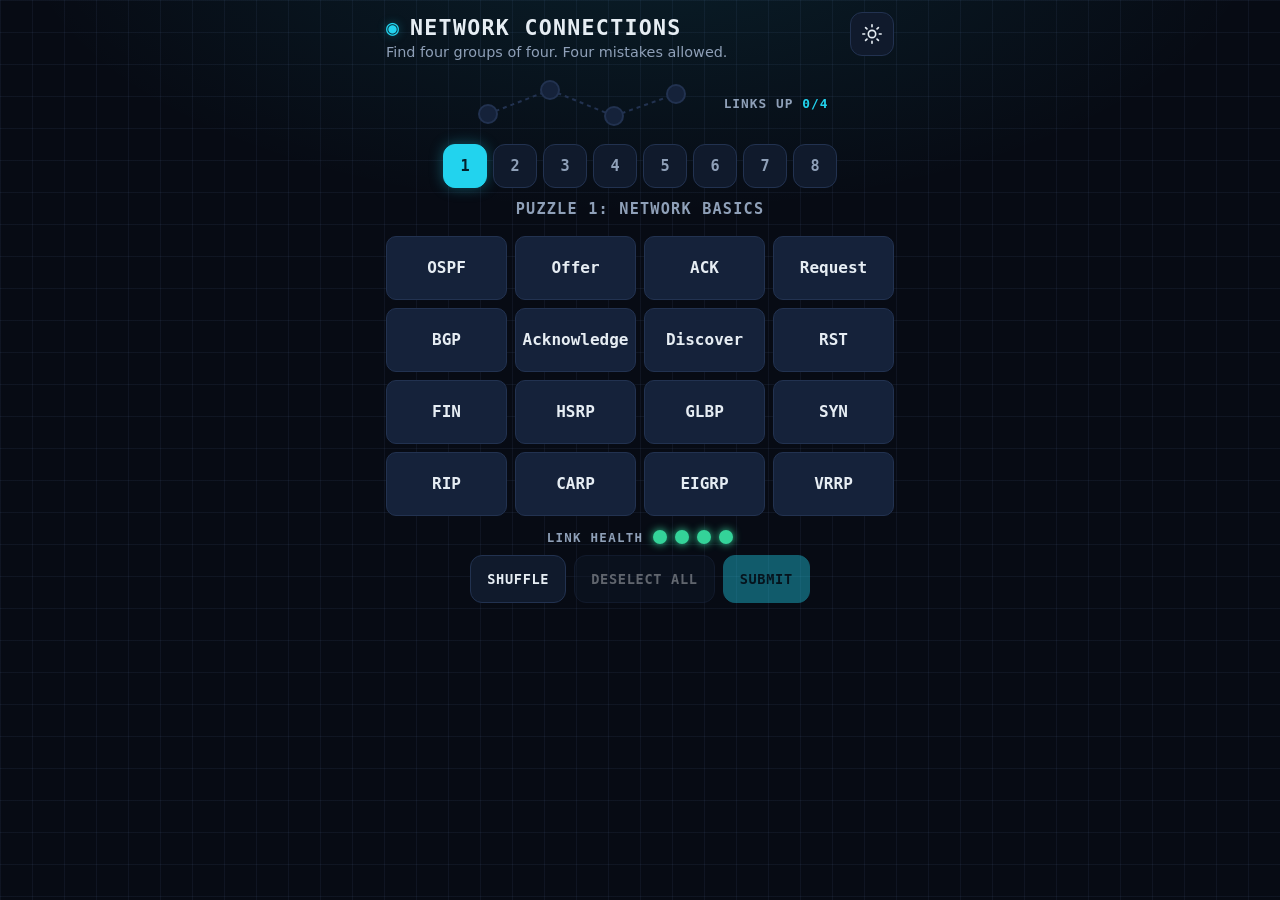
<file: index.html>
<!doctype html>
<html lang="en">
<head>
  <meta charset="utf-8">
  <meta name="viewport" content="width=device-width, initial-scale=1">
  <meta name="color-scheme" content="dark light">
  <meta name="theme-color" content="#070b14">
  <title>Network Connections</title>
  <link rel="icon" href="data:image/svg+xml,%3Csvg xmlns=%27http://www.w3.org/2000/svg%27 viewBox=%270 0 16 16%27%3E%3Crect width=%278%27 height=%278%27 fill=%27%23f9df6d%27/%3E%3Crect x=%278%27 width=%278%27 height=%278%27 fill=%27%23a0c35a%27/%3E%3Crect y=%278%27 width=%278%27 height=%278%27 fill=%27%23b0c4ef%27/%3E%3Crect x=%278%27 y=%278%27 width=%278%27 height=%278%27 fill=%27%23ba81c5%27/%3E%3C/svg%3E">
  <link rel="stylesheet" href="style.css">
</head>
<body>
  <main>
    <header class="hdr">
      <div>
        <h1>Network Connections</h1>
        <p class="goal">Find four groups of four. Four mistakes allowed.</p>
      </div>
      <button id="theme" class="icon-btn" type="button" aria-label="Switch to light theme"></button>
    </header>

    <div class="topo">
      <svg id="topo" viewBox="0 0 260 64" role="img" aria-label="Four links, one per group. A link lights up when its group is found."></svg>
      <p id="links" class="links">LINKS UP <b>0/4</b></p>
    </div>

    <nav id="picker" class="picker" aria-label="Puzzles"></nav>
    <h2 id="p-title"></h2>

    <div id="solved" class="solved"></div>
    <div id="grid" class="grid" role="group" aria-label="Tiles. Pick four that belong together."></div>

    <p class="lives">Link health <span id="dots" class="dots" aria-hidden="true"></span><span id="lives-text" class="sr"></span></p>
    <div class="buttons">
      <button id="shuffle">Shuffle</button>
      <button id="deselect">Deselect all</button>
      <button id="submit" class="primary" disabled>Submit</button>
    </div>
    <p id="msg" class="msg" role="status" aria-live="polite"></p>

    <section id="result" class="result" hidden aria-labelledby="r-title">
      <h3 id="r-title"></h3>
      <ul id="r-why" class="why"></ul>
      <pre id="r-share" class="share"></pre>
      <div class="buttons">
        <button id="copy">Copy result</button>
        <button id="next" class="primary">Next puzzle</button>
      </div>
      <p id="copy-note" class="note" role="status" aria-live="polite"></p>
    </section>
  </main>
  <script type="module" src="js/game.js"></script>
</body>
</html>
</file>
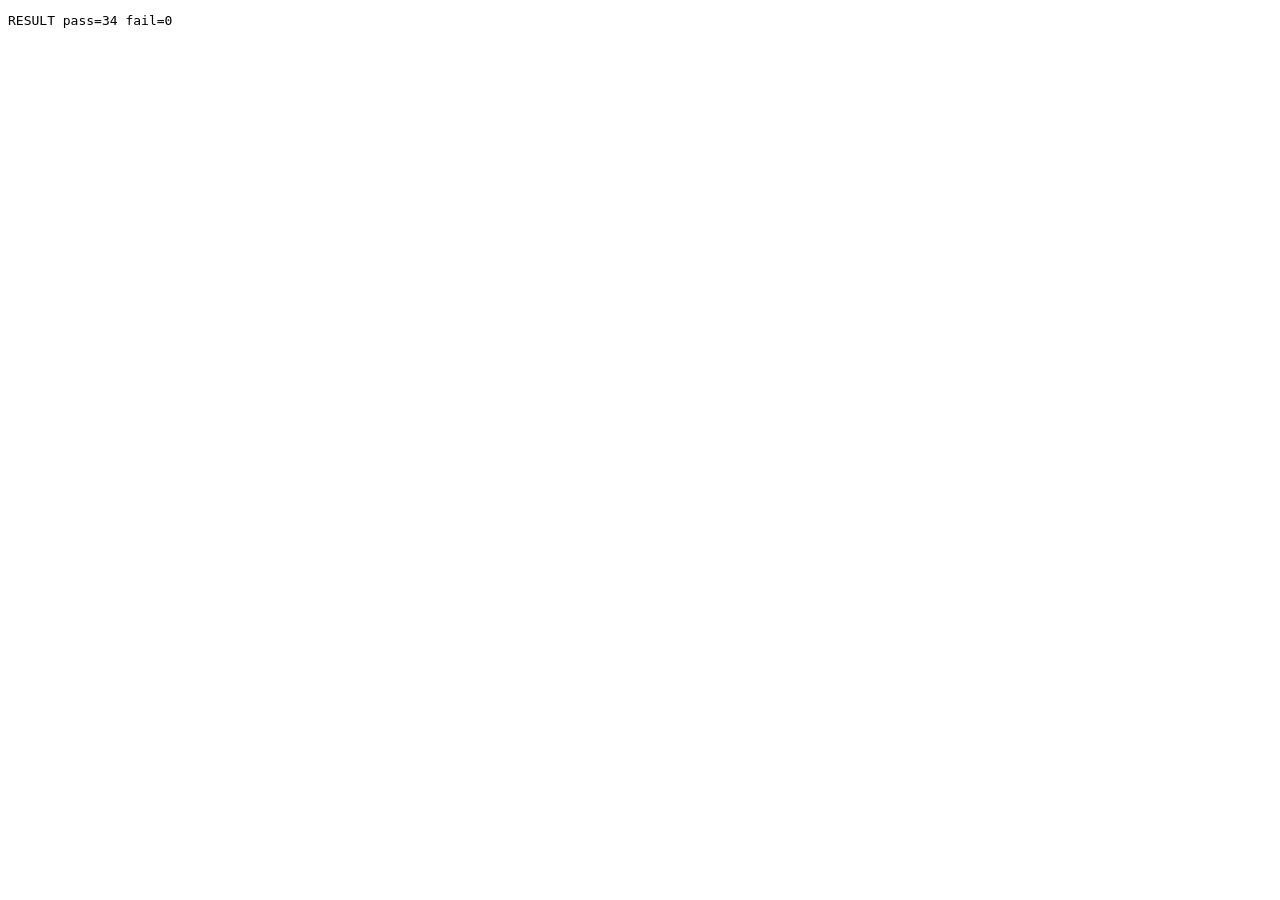
<file: tests/index.html>
<!doctype html><meta charset="utf-8"><title>tests</title><pre id="out">running</pre>
<script type="module">
import * as C from '../js/connections-core.js';
import { ICONS } from '../js/icons.js';
const results = []; let pass = 0, fail = 0;
function t(name, fn) { try { fn(); pass++; } catch (e) { fail++; results.push('FAIL ' + name + ': ' + e.message); } }
function eq(a, b) { if (JSON.stringify(a) !== JSON.stringify(b)) throw new Error(`expected ${JSON.stringify(b)}, got ${JSON.stringify(a)}`); }

const { puzzles } = await (await fetch('../data/puzzles.json')).json();
const P = puzzles[0];                                  // Network Basics
const pick = (g, gi) => P.groups[gi].items.forEach((it) => C.toggle(g, it));
const game = (seed = 1) => C.newGame(P, C.rng(seed));

// ---- shipped puzzles ----
t('eight puzzles ship, ids 1..8 in order', () => { eq(puzzles.length, 8); eq(puzzles.map((p) => p.id), [1, 2, 3, 4, 5, 6, 7, 8]); });
puzzles.forEach((p) => t(`puzzle ${p.id} "${p.title}" is valid`, () => { const e = C.validatePuzzle(p); if (e.length) throw new Error(e.join('; ')); }));
t('puzzle titles are unique', () => eq(new Set(puzzles.map((p) => p.title)).size, 8));
t('no item is blank, and every why is a sentence', () => puzzles.forEach((p) => p.groups.forEach((g) => { if (g.why.length < 15) throw new Error(g.name); })));

t('every group has a known icon', () => puzzles.forEach((p) => p.groups.forEach((g) => { if (!ICONS[g.icon]) throw new Error(`${p.title} / ${g.name}: icon "${g.icon}"`); })));
t('icon markup is plain svg shapes only (no scripts or handlers)', () => Object.entries(ICONS).forEach(([k, v]) => { if (/script|on\w+=|<a |href/i.test(v)) throw new Error(k); }));

// ---- validator rejects bad data ----
const clone = () => JSON.parse(JSON.stringify(P));
t('validator: three groups', () => { const p = clone(); p.groups.pop(); if (!C.validatePuzzle(p).length) throw new Error('accepted'); });
t('validator: duplicate item across groups', () => { const p = clone(); p.groups[1].items[0] = p.groups[0].items[0]; if (!C.validatePuzzle(p).some((e) => e.includes('appears in'))) throw new Error('missed'); });
t('validator: duplicate differing only by case', () => { const p = clone(); p.groups[1].items[0] = p.groups[0].items[0].toLowerCase(); if (!C.validatePuzzle(p).length) throw new Error('missed'); });
t('validator: group with 3 items', () => { const p = clone(); p.groups[2].items.pop(); if (!C.validatePuzzle(p).length) throw new Error('missed'); });
t('validator: icon must be a string when present', () => { const p = clone(); p.groups[0].icon = 5; if (!C.validatePuzzle(p).length) throw new Error('missed'); });
t('validator: missing why or name', () => { const p = clone(); p.groups[0].why = ''; p.groups[1].name = ' '; eq(C.validatePuzzle(p).length, 2); });
t('newGame refuses an invalid puzzle', () => { const p = clone(); p.groups.pop(); let threw = false; try { C.newGame(p); } catch { threw = true; } eq(threw, true); });

// ---- rules ----
t('new game: 16 distinct tiles, nothing selected, 4 mistakes left', () => { const g = game(); eq(g.tiles.length, 16); eq(new Set(g.tiles).size, 16); eq(g.selected, []); eq(C.mistakesLeft(g), 4); });
t('shuffle with the same seed is reproducible, with another seed differs', () => { eq(game(3).tiles, game(3).tiles); if (JSON.stringify(game(3).tiles) === JSON.stringify(game(4).tiles)) throw new Error('same order'); });
t('toggle selects, deselects, and caps at four', () => {
  const g = game(); const [a, b, c, d, e] = g.tiles;
  [a, b, c, d].forEach((x) => eq(C.toggle(g, x), true)); eq(g.selected.length, 4);
  eq(C.toggle(g, e), false); eq(g.selected.length, 4);
  eq(C.toggle(g, a), true); eq(g.selected.length, 3);
  eq(C.toggle(g, 'not a tile'), false);
});
t('submit with fewer than four is incomplete and free', () => { const g = game(); C.toggle(g, g.tiles[0]); eq(C.submit(g).type, 'incomplete'); eq(g.mistakes, 0); });
t('a correct group is solved, removed and clears the selection', () => {
  const g = game(); pick(g, 0); const r = C.submit(g);
  eq(r, { type: 'correct', group: 0 }); eq(g.tiles.length, 12); eq(g.selected, []); eq(g.solved, [0]); eq(g.mistakes, 0);
  P.groups[0].items.forEach((it) => { if (g.tiles.includes(it)) throw new Error('still in play'); });
});
t('a 2+2 guess is a plain mistake', () => {
  const g = game(); [...P.groups[0].items.slice(0, 2), ...P.groups[1].items.slice(0, 2)].forEach((it) => C.toggle(g, it));
  eq(C.submit(g).type, 'wrong'); eq(g.mistakes, 1); eq(g.msg, 'Not quite.'); eq(g.selected.length, 4);
});
t('a 3+1 guess says one away', () => {
  const g = game(); [...P.groups[2].items.slice(0, 3), P.groups[3].items[0]].forEach((it) => C.toggle(g, it));
  eq(C.submit(g).type, 'one-away'); eq(g.msg, 'One away!'); eq(g.mistakes, 1);
});
t('a 1+1+1+1 guess is a plain mistake, not one away', () => {
  const g = game(); P.groups.forEach((gr) => C.toggle(g, gr.items[0])); eq(C.submit(g).type, 'wrong');
});
t('repeating a guess is free', () => {
  const g = game(); const set = [...P.groups[0].items.slice(0, 2), ...P.groups[1].items.slice(0, 2)];
  set.forEach((it) => C.toggle(g, it)); C.submit(g);
  C.deselectAll(g); set.slice().reverse().forEach((it) => C.toggle(g, it));
  eq(C.submit(g).type, 'duplicate'); eq(g.mistakes, 1);
});
t('four mistakes lose and reveal the unsolved groups in order', () => {
  const g = game(); pick(g, 1); C.submit(g);
  const bad = [[0, 2], [0, 3], [2, 3], [0, 2, 3]];
  const tries = [[P.groups[0].items[0], P.groups[0].items[1], P.groups[2].items[0], P.groups[2].items[1]],
                 [P.groups[0].items[0], P.groups[0].items[1], P.groups[3].items[0], P.groups[3].items[1]],
                 [P.groups[2].items[0], P.groups[2].items[1], P.groups[3].items[0], P.groups[3].items[1]],
                 [P.groups[0].items[2], P.groups[0].items[3], P.groups[2].items[2], P.groups[2].items[3]]];
  tries.forEach((s) => { C.deselectAll(g); s.forEach((it) => C.toggle(g, it)); C.submit(g); });
  eq(g.lost, true); eq(g.won, false); eq(g.mistakes, 4); eq(g.revealed, [0, 2, 3]);
  eq(C.toggle(g, g.tiles[0]), false); eq(C.submit(g).type, 'over');
});
t('solving all four wins, any order', () => { const g = game(7); [3, 1, 0, 2].forEach((gi) => { pick(g, gi); C.submit(g); }); eq(g.won, true); eq(g.tiles.length, 0); eq(g.solved, [3, 1, 0, 2]); });
t('shuffle keeps the same tiles and the selection', () => {
  const g = game(); C.toggle(g, g.tiles[0]); const sel = g.selected.slice(); const before = g.tiles.slice().sort();
  C.shuffle(g); eq(g.tiles.slice().sort(), before); eq(g.selected, sel);
});
t('shareText: one row of four squares per guess, header and outcome', () => {
  const g = game(); pick(g, 0); C.submit(g);
  [...P.groups[1].items.slice(0, 3), P.groups[2].items[0]].forEach((it) => C.toggle(g, it)); C.submit(g);
  const lines = C.shareText(g).split('\n');
  eq(lines[0], 'Network Connections #1 Network Basics'); eq(lines[1], 'Not solved');
  eq(lines[2], '\u{1F7E8}'.repeat(4)); eq(lines[3], '\u{1F7E9}'.repeat(3) + '\u{1F7E6}'); eq(lines.length, 4);
  [1, 2, 3].forEach((gi) => { C.deselectAll(g); pick(g, gi); C.submit(g); });
  eq(C.shareText(g).split('\n')[1], 'Solved with 1 mistake');
});
t('every puzzle can be solved through the engine', () => puzzles.forEach((p) => {
  const g = C.newGame(p, C.rng(p.id)); p.groups.forEach((gr) => { gr.items.forEach((it) => C.toggle(g, it)); eq(C.submit(g).type, 'correct'); });
  eq(g.won, true);
}));

document.getElementById('out').textContent = `RESULT pass=${pass} fail=${fail}\n` + results.join('\n');
</script>
</file>
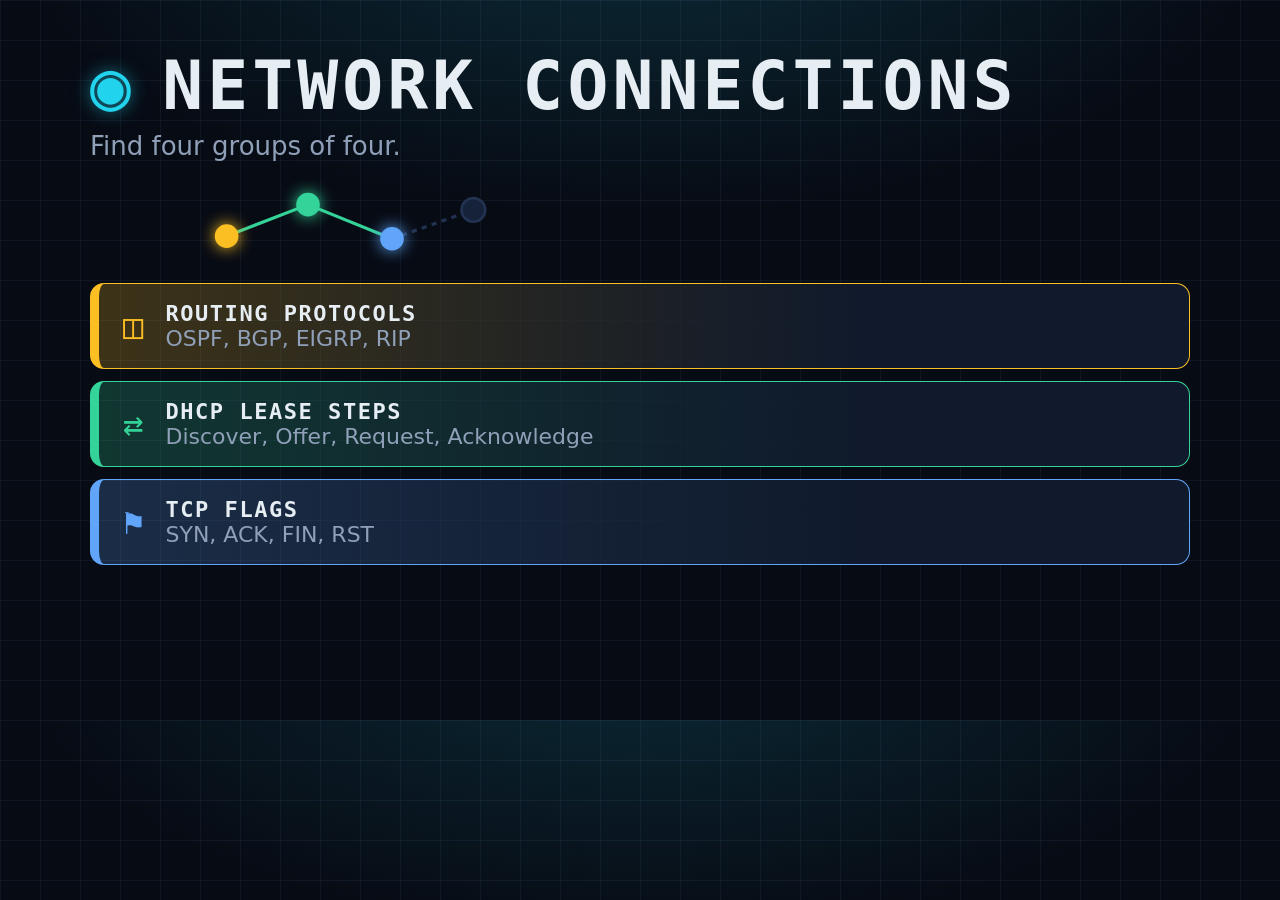
<file: assets/src/card.html>
<!doctype html><meta charset="utf-8">
<style>
html,body{margin:0;width:1280px;height:720px;overflow:hidden;font-family:ui-monospace,"SF Mono",Menlo,monospace;color:#e6edf3;
background:radial-gradient(900px 420px at 50% -80px,rgba(34,211,238,.16),transparent 70%),linear-gradient(rgba(120,160,220,.08) 1px,transparent 1px) 0 0/40px 40px,linear-gradient(90deg,rgba(120,160,220,.08) 1px,transparent 1px) 0 0/40px 40px,#070b14}
.wrap{padding:46px 90px}
h1{font-size:68px;margin:0;letter-spacing:.06em;text-transform:uppercase;font-weight:800}h1:before{content:"\25C9";color:#22d3ee;margin-right:.4em;text-shadow:0 0 18px rgba(34,211,238,.6)}
.sub{font:26px system-ui;color:#8fa0b8;margin:6px 0 20px}
svg{display:block;margin:0 0 18px}
.b{display:flex;align-items:center;gap:22px;height:84px;border-radius:14px;border:1.5px solid;border-left-width:9px;margin-bottom:12px;padding:0 24px;background:linear-gradient(90deg,var(--t),#101a2c 70%)}
.b i{font-size:34px;font-style:normal}.b strong{display:block;font-size:22px;letter-spacing:.07em;text-transform:uppercase}.b span{font:22px system-ui;color:#8fa0b8}
</style>
<div class="wrap"><h1>Network Connections</h1><div class="sub">Find four groups of four.</div>
<svg width="520" height="84" viewBox="0 0 260 64"><g stroke-width="2.4"><line x1="36" y1="42" x2="98" y2="18" stroke="#34d399"/><line x1="98" y1="18" x2="162" y2="44" stroke="#34d399"/><line x1="162" y1="44" x2="224" y2="22" stroke="#223250" stroke-dasharray="4 4"/></g>
<circle cx="36" cy="42" r="9" fill="#fbbf24" style="filter:drop-shadow(0 0 6px #fbbf24)"/><circle cx="98" cy="18" r="9" fill="#34d399" style="filter:drop-shadow(0 0 6px #34d399)"/><circle cx="162" cy="44" r="9" fill="#60a5fa" style="filter:drop-shadow(0 0 6px #60a5fa)"/><circle cx="224" cy="22" r="9" fill="#15223a" stroke="#223250" stroke-width="2"/></svg>
<div class="b" style="border-color:#fbbf24;--t:rgba(251,191,36,.22);color:#fbbf24"><i>&#9707;</i><div><strong style="color:#e6edf3">Routing protocols</strong><span>OSPF, BGP, EIGRP, RIP</span></div></div>
<div class="b" style="border-color:#34d399;--t:rgba(52,211,153,.22);color:#34d399"><i>&#8644;</i><div><strong style="color:#e6edf3">DHCP lease steps</strong><span>Discover, Offer, Request, Acknowledge</span></div></div>
<div class="b" style="border-color:#60a5fa;--t:rgba(96,165,250,.22);color:#60a5fa"><i>&#9873;</i><div><strong style="color:#e6edf3">TCP flags</strong><span>SYN, ACK, FIN, RST</span></div></div></div>
</file>
<file: style.css>
:root {
  --bg: #070b14; --panel: #101a2c; --panel2: #15223a; --line: #223250; --ink: #e6edf3; --muted: #8fa0b8;
  --accent: #22d3ee; --accent-ink: #04202a; --danger: #fb7185; --warn: #fbbf24; --ok: #34d399;
  --c0: #fbbf24; --c1: #34d399; --c2: #60a5fa; --c3: #a78bfa;
  --grid: rgba(120, 160, 220, .07); --glow: rgba(34, 211, 238, .35); --glow-top: rgba(34, 211, 238, .10);
  --mono: ui-monospace, "SF Mono", "JetBrains Mono", Menlo, Consolas, monospace; --sans: system-ui, -apple-system, "Segoe UI", sans-serif;
  color-scheme: dark;
}
:root[data-theme="light"] {
  --bg: #eef3f9; --panel: #ffffff; --panel2: #f1f5fb; --line: #cbd7e8; --ink: #0b1b33; --muted: #4d5f7a;
  --accent: #0e7490; --accent-ink: #ffffff; --danger: #be123c; --warn: #b45309; --ok: #047857;
  --grid: rgba(30, 60, 110, .06); --glow: rgba(14, 116, 144, .30); --glow-top: rgba(14, 116, 144, .08);
  color-scheme: light;
}
* { box-sizing: border-box; }
html { -webkit-text-size-adjust: 100%; }
body { margin: 0; color: var(--ink); font: 16px/1.4 var(--sans); min-height: 100vh;
  background: radial-gradient(900px 420px at 50% -80px, var(--glow-top), transparent 70%),
    linear-gradient(var(--grid) 1px, transparent 1px) 0 0 / 32px 32px, linear-gradient(90deg, var(--grid) 1px, transparent 1px) 0 0 / 32px 32px, var(--bg); }
main { max-width: 540px; margin: 0 auto; padding: 12px 16px 40px; }
button { font: inherit; color: var(--ink); touch-action: manipulation; }
button:focus-visible { outline: 3px solid var(--accent); outline-offset: 2px; }

/* header */
.hdr { display: flex; align-items: flex-start; justify-content: space-between; gap: 10px; }
h1 { margin: 4px 0 2px; font: 800 1.35rem/1.1 var(--mono); letter-spacing: .06em; text-transform: uppercase; }
h1::before { content: "\25C9"; margin-right: .45em; color: var(--accent); text-shadow: 0 0 10px var(--glow); }
.goal { margin: 0; color: var(--muted); font-size: .9rem; }
.icon-btn { flex: 0 0 auto; width: 44px; height: 44px; border-radius: 12px; border: 1px solid var(--line); background: var(--panel); cursor: pointer; display: grid; place-items: center; }
.icon-btn:hover { border-color: var(--accent); }
.icon-btn svg { width: 22px; height: 22px; fill: none; stroke: currentColor; stroke-width: 1.8; stroke-linecap: round; stroke-linejoin: round; }

/* topology */
.topo { display: flex; align-items: center; justify-content: center; gap: 12px; margin: 10px 0 4px; }
#topo { width: min(260px, 62vw); height: auto; overflow: visible; }
.link { stroke: var(--line); stroke-width: 2; stroke-dasharray: 4 4; transition: stroke .3s; }
.link.up { stroke: var(--ok); stroke-dasharray: none; filter: drop-shadow(0 0 3px var(--ok)); }
.node { fill: var(--panel2); stroke: var(--line); stroke-width: 2; transition: fill .3s, stroke .3s; }
.node.up { stroke: none; filter: drop-shadow(0 0 6px currentColor); }
.n0.up { fill: var(--c0); color: var(--c0); } .n1.up { fill: var(--c1); color: var(--c1); } .n2.up { fill: var(--c2); color: var(--c2); } .n3.up { fill: var(--c3); color: var(--c3); }
.ring { fill: none; stroke: currentColor; stroke-width: 2; opacity: 0; transform-box: fill-box; transform-origin: center; }
.links { margin: 0; font: 700 .8rem var(--mono); letter-spacing: .08em; color: var(--muted); white-space: nowrap; }
.links b { color: var(--accent); }

/* picker */
.picker { display: flex; flex-wrap: wrap; gap: 6px; justify-content: center; margin-top: 8px; }
.pill { min-width: 44px; min-height: 44px; padding: 4px 10px; border-radius: 12px; border: 1px solid var(--line); background: var(--panel); color: var(--muted); font: 700 .95rem var(--mono); cursor: pointer; }
.pill:hover { border-color: var(--accent); color: var(--ink); }
.pill[aria-current="true"] { color: var(--accent-ink); background: var(--accent); border-color: var(--accent); box-shadow: 0 0 14px var(--glow); }
.pill .mark { margin-left: 3px; }
h2 { font: 700 .95rem var(--mono); letter-spacing: .08em; text-transform: uppercase; text-align: center; margin: 12px 0 10px; color: var(--muted); }

/* solved banners */
.solved { display: grid; gap: 8px; margin-bottom: 8px; }
.banner { --c: var(--c0); display: grid; grid-template-columns: auto 1fr; gap: 12px; align-items: center; text-align: left; min-height: 64px; padding: 10px 14px;
  border-radius: 10px; border: 1px solid var(--c); border-left: 6px solid var(--c);
  background: linear-gradient(90deg, color-mix(in srgb, var(--c) 22%, var(--panel)), var(--panel) 70%); box-shadow: 0 0 18px color-mix(in srgb, var(--c) 28%, transparent); }
.banner.yellow, .swatch.yellow { --c: var(--c0); } .banner.green, .swatch.green { --c: var(--c1); }
.banner.blue, .swatch.blue { --c: var(--c2); } .banner.purple, .swatch.purple { --c: var(--c3); }
.banner .ico { width: 30px; height: 30px; color: var(--c); fill: none; stroke: currentColor; stroke-width: 1.8; stroke-linecap: round; stroke-linejoin: round; filter: drop-shadow(0 0 5px var(--c)); }
.banner strong { display: block; font: 800 .85rem var(--mono); letter-spacing: .06em; text-transform: uppercase; color: var(--ink); }
.banner span { font-size: .92rem; color: var(--muted); }
.banner.missed { border-style: dashed; box-shadow: none; opacity: .92; }

/* tiles */
.grid { display: grid; grid-template-columns: repeat(4, minmax(0, 1fr)); gap: 8px; position: relative; }
.tile { min-height: 64px; padding: 6px 2px; border-radius: 10px; border: 1px solid var(--line); background: var(--panel2); color: var(--ink);
  font: 650 clamp(.78rem, 3.5vw, 1rem)/1.15 var(--sans); overflow-wrap: normal; word-break: normal; cursor: pointer; }
.tile.single { white-space: nowrap; }
@media (min-width: 480px) { .tile { font-family: var(--mono); font-weight: 700; } }
.tile:hover:not(:disabled) { border-color: var(--accent); }
.tile[aria-pressed="true"] { border-color: var(--accent); background: color-mix(in srgb, var(--accent) 18%, var(--panel2)); box-shadow: 0 0 0 1px var(--accent), 0 0 16px var(--glow); transform: translateY(-2px); }
.tile:disabled { cursor: default; }
.bad .tile[aria-pressed="true"] { border-color: var(--danger); box-shadow: 0 0 0 1px var(--danger), 0 0 16px color-mix(in srgb, var(--danger) 45%, transparent); background: color-mix(in srgb, var(--danger) 16%, var(--panel2)); }

/* link health */
.lives { display: flex; gap: 10px; align-items: center; justify-content: center; margin: 14px 0 10px; color: var(--muted); font: 700 .78rem var(--mono); letter-spacing: .1em; text-transform: uppercase; }
.dots { display: inline-flex; gap: 8px; }
.dot { width: 14px; height: 14px; border-radius: 50%; background: var(--ok); box-shadow: 0 0 8px var(--ok); transition: background .2s, box-shadow .2s; }
.dot.used { background: var(--danger); box-shadow: 0 0 10px var(--danger); }
.sr { position: absolute; width: 1px; height: 1px; overflow: hidden; clip: rect(0 0 0 0); white-space: nowrap; }

/* buttons and messages */
.buttons { display: flex; gap: 8px; justify-content: center; flex-wrap: wrap; }
.buttons button { min-height: 48px; padding: 8px 16px; border-radius: 12px; border: 1px solid var(--line); background: var(--panel); cursor: pointer; font: 700 .85rem var(--mono); letter-spacing: .05em; text-transform: uppercase; }
.buttons button:hover:not(:disabled) { border-color: var(--accent); }
.buttons button.primary { background: var(--accent); color: var(--accent-ink); border-color: var(--accent); box-shadow: 0 0 16px var(--glow); }
.buttons button:disabled { opacity: .4; cursor: not-allowed; box-shadow: none; }
.msg { min-height: 1.7em; text-align: center; font: 600 .95rem var(--mono); margin: 12px 0; color: var(--ink); }
.msg:not(:empty)::before { content: "> "; color: var(--accent); }

/* result */
.result { border: 1px solid var(--line); border-radius: 12px; padding: 12px 14px; margin-top: 10px; background: var(--panel); }
.result::before { content: "SESSION REPORT"; display: block; font: 700 .7rem var(--mono); letter-spacing: .14em; color: var(--accent); margin-bottom: 4px; }
.result h3 { margin: 0 0 8px; font-size: 1.15rem; }
.why { list-style: none; padding: 0; margin: 0 0 10px; display: grid; gap: 7px; font-size: .92rem; color: var(--muted); }
.why li { display: flex; gap: 9px; align-items: flex-start; }
.swatch { flex: 0 0 12px; height: 12px; border-radius: 50%; margin-top: 5px; background: var(--c); box-shadow: 0 0 8px var(--c); --c: var(--c0); }
.share { background: var(--bg); border: 1px solid var(--line); border-radius: 8px; padding: 8px 10px; margin: 0 0 10px; font: .95rem/1.25 var(--mono); white-space: pre-wrap; }
.note { text-align: center; color: var(--muted); min-height: 1.4em; margin: 6px 0 0; font-size: .85rem; }

/* win burst */
.burst { position: fixed; inset: 0; pointer-events: none; overflow: hidden; z-index: 10; }
.packet { position: absolute; top: -12px; width: 9px; height: 9px; border-radius: 2px; opacity: 0; }

@media (prefers-reduced-motion: no-preference) {
  .tile, .banner, .pill, .buttons button { transition: border-color .12s, box-shadow .15s, transform .12s, background-color .15s; }
  .shake { animation: shake .32s; } @keyframes shake { 25% { transform: translateX(-5px); } 75% { transform: translateX(5px); } }
  .banner.new { animation: slidein .35s ease; } @keyframes slidein { from { transform: translateY(-10px) scale(.97); opacity: .3; } to { transform: none; opacity: 1; } }
  .ring.go { animation: ring .9s ease-out; } @keyframes ring { from { opacity: .9; transform: scale(1); } to { opacity: 0; transform: scale(3.2); } }
  .dot.used.fresh { animation: blink .5s 2; } @keyframes blink { 50% { opacity: .25; } }
  .msg.pulse { animation: msgpulse .5s; } @keyframes msgpulse { from { color: var(--warn); } to { color: var(--ink); } }
  .packet { animation: fall 1.7s cubic-bezier(.2, .6, .4, 1) forwards; }
  @keyframes fall { 0% { opacity: 1; transform: translateY(0) rotate(0); } 100% { opacity: 0; transform: translateY(110vh) rotate(540deg); } }
}
@media (prefers-reduced-motion: reduce) { .burst { display: none; } }
</file>
